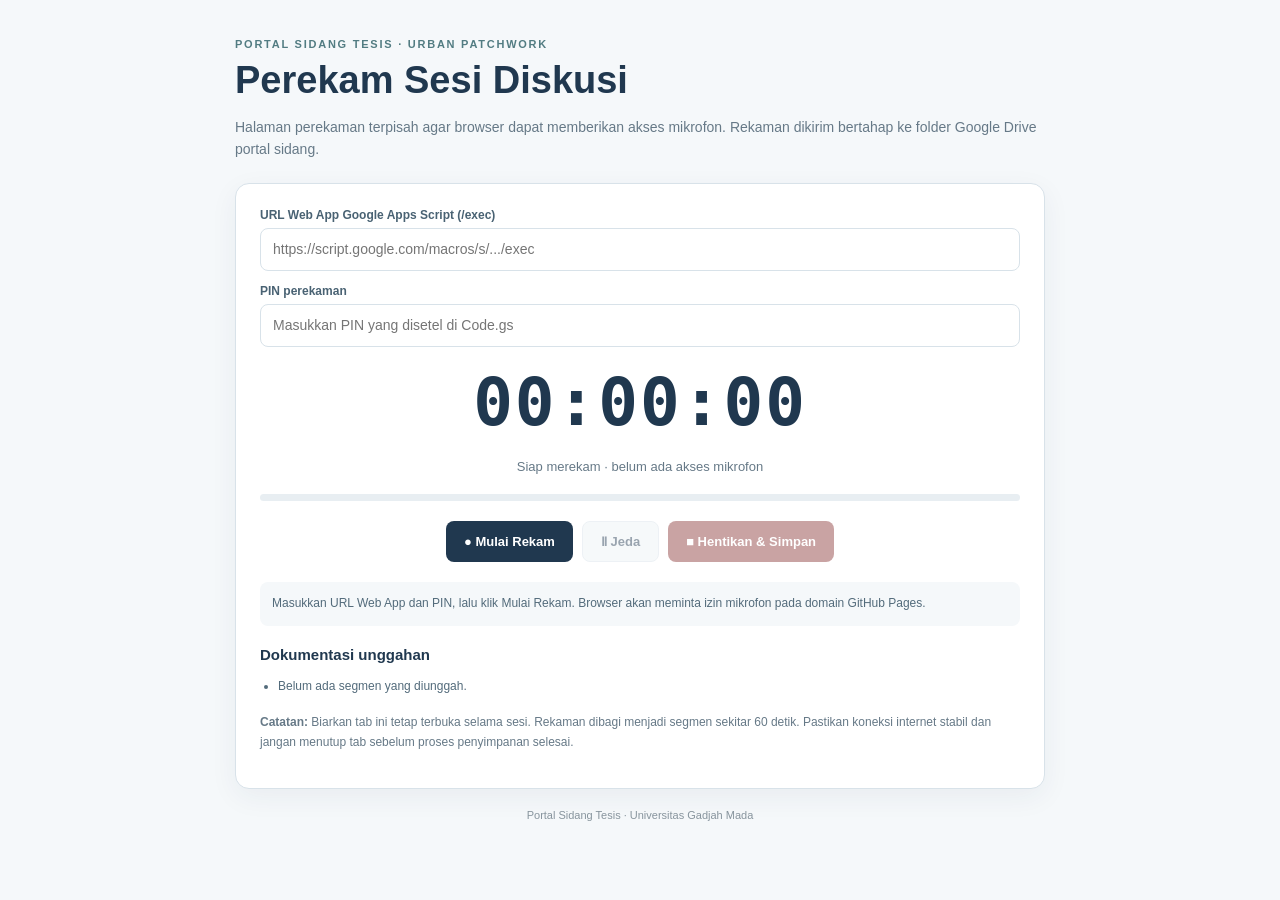
<file: index.html>
<!doctype html>
<html lang="id">
<head>
<meta charset="utf-8">
<meta name="viewport" content="width=device-width,initial-scale=1">
<title>Perekam Diskusi — Portal Sidang Tesis</title>
<meta name="theme-color" content="#20384f">
<style>
:root{--navy:#20384f;--blue:#24577a;--teal:#527c82;--ink:#20384f;--muted:#667987;--line:#d8e2e9;--bg:#f5f8fa;--white:#fff}
*{box-sizing:border-box}body{margin:0;background:var(--bg);color:var(--ink);font-family:Arial,Helvetica,sans-serif}
main{max-width:850px;margin:38px auto;padding:0 20px}
header{margin-bottom:22px} .eyebrow{font-size:11px;letter-spacing:.16em;font-weight:800;color:var(--teal);text-transform:uppercase}
h1{font-size:clamp(27px,4vw,38px);margin:9px 0;color:var(--navy)}
.lead{color:var(--muted);line-height:1.6;font-size:14px}
.card{background:#fff;border:1px solid var(--line);border-radius:14px;padding:24px;box-shadow:0 8px 28px rgba(32,56,79,.06)}
.config{display:grid;grid-template-columns:1fr;gap:13px;margin-bottom:18px}
label{display:block;font-size:12px;font-weight:700;color:#496273;margin-bottom:6px}
input{width:100%;height:43px;border:1px solid var(--line);border-radius:8px;padding:0 12px;font:14px Arial;color:var(--ink);background:#fff}
.timer{font:700 clamp(42px,9vw,66px)/1.1 ui-monospace,Consolas,monospace;letter-spacing:.03em;text-align:center;margin:20px 0;color:var(--navy);font-variant-numeric:tabular-nums}
.state{text-align:center;color:var(--muted);font-size:13px;min-height:20px}
.actions{display:flex;justify-content:center;gap:9px;flex-wrap:wrap;margin:20px 0}
button,.button{border:0;border-radius:8px;padding:12px 18px;font-weight:700;cursor:pointer;font-size:13px;text-decoration:none;display:inline-flex;align-items:center;justify-content:center}
.primary{background:var(--navy);color:#fff}.secondary{background:#edf3f6;color:var(--navy);border:1px solid var(--line)}.danger{background:#8a3434;color:#fff}button:disabled{opacity:.45;cursor:not-allowed}
.progress{height:7px;background:#e8eef2;border-radius:10px;overflow:hidden;margin:15px 0}.progress span{display:block;width:0;height:100%;background:var(--teal)}
.note{font-size:12px;color:var(--muted);line-height:1.6;margin-top:16px}
.statusbox{margin-top:15px;background:#f5f8fa;border-radius:8px;padding:12px;font-size:12px;color:#536b7b;line-height:1.6;min-height:44px}
.parts{margin-top:20px}.parts h2{font-size:15px}.parts ul{padding-left:18px;font-size:12px;color:#536b7b;line-height:1.8}
footer{text-align:center;color:#87949d;font-size:11px;margin:20px 0}
@media(max-width:560px){main{margin:20px auto;padding:0 12px}.card{padding:17px}}
</style>
</head>
<body>
<main>
<header>
<div class="eyebrow">Portal Sidang Tesis · Urban Patchwork</div>
<h1>Perekam Sesi Diskusi</h1>
<p class="lead">Halaman perekaman terpisah agar browser dapat memberikan akses mikrofon. Rekaman dikirim bertahap ke folder Google Drive portal sidang.</p>
</header>
<section class="card">
<div class="config">
<div><label for="endpoint">URL Web App Google Apps Script (/exec)</label><input id="endpoint" type="url" placeholder="https://script.google.com/macros/s/.../exec"></div>
<div><label for="pin">PIN perekaman</label><input id="pin" type="password" autocomplete="off" placeholder="Masukkan PIN yang disetel di Code.gs"></div>
</div>
<div class="timer" id="clock">00:00:00</div>
<div class="state" id="state">Siap merekam · belum ada akses mikrofon</div>
<div class="progress"><span id="progress"></span></div>
<div class="actions">
<button class="primary" id="start">● Mulai Rekam</button>
<button class="secondary" id="pause" disabled>Ⅱ Jeda</button>
<button class="danger" id="stop" disabled>■ Hentikan & Simpan</button>
</div>
<div class="statusbox" id="status">Masukkan URL Web App dan PIN, lalu klik Mulai Rekam. Browser akan meminta izin mikrofon pada domain GitHub Pages.</div>
<div class="parts"><h2>Dokumentasi unggahan</h2><ul id="parts"><li>Belum ada segmen yang diunggah.</li></ul></div>
<p class="note"><b>Catatan:</b> Biarkan tab ini tetap terbuka selama sesi. Rekaman dibagi menjadi segmen sekitar 60 detik. Pastikan koneksi internet stabil dan jangan menutup tab sebelum proses penyimpanan selesai.</p>
</section>
<footer>Portal Sidang Tesis · Universitas Gadjah Mada</footer>
</main>
<script>
const $=id=>document.getElementById(id);
let media=null,recorder=null,segmentChunks=[],segmentTimer=null,elapsedTimer=null,startTime=0,elapsedBeforePause=0;
let sessionId='',partNo=0,parts=[],active=false,paused=false,uploadCount=0,finalizing=false,stopRequested=false;
const SEGMENT_MS=60000;
const endpointInput=$('endpoint'),pinInput=$('pin');
endpointInput.value=localStorage.getItem('up_rec_endpoint')||'';
function fmt(ms){let t=Math.floor(ms/1000);return [Math.floor(t/3600),Math.floor(t%3600/60),t%60].map(v=>String(v).padStart(2,'0')).join(':')}
function say(msg){$('status').textContent=msg}
function setState(msg){$('state').textContent=msg}
function getElapsed(){return elapsedBeforePause+(active&&!paused?Date.now()-startTime:0)}
function draw(){ $('clock').textContent=fmt(getElapsed()); $('progress').style.width=(getElapsed()%3600000)/3600000*100+'%'; }
function safeSession(){return sessionId.replace(/[^A-Za-z0-9_-]/g,'_')}
function jsonpStatus(part){
 return new Promise((resolve,reject)=>{
   const cb='upcb_'+Math.random().toString(36).slice(2);
   const script=document.createElement('script');
   const timer=setTimeout(()=>{cleanup();reject(new Error('Server belum memberi konfirmasi. Periksa koneksi atau deployment Apps Script.'))},25000);
   function cleanup(){clearTimeout(timer);delete window[cb];script.remove()}
   window[cb]=data=>{cleanup();resolve(data)};
   script.onerror=()=>{cleanup();reject(new Error('Tidak dapat membaca status dari Apps Script.'))};
   script.src=endpointInput.value.trim()+'?action=recordStatus&sessionId='+encodeURIComponent(safeSession())+'&partNumber='+encodeURIComponent(part)+'&callback='+cb+'&_='+Date.now();
   document.body.appendChild(script);
 });
}
async function postPayload(payload,part){
 const url=endpointInput.value.trim();
 await fetch(url,{method:'POST',mode:'no-cors',redirect:'follow',headers:{'Content-Type':'text/plain;charset=UTF-8'},body:JSON.stringify(payload)});
 for(let i=0;i<30;i++){
   await new Promise(r=>setTimeout(r,1500));
   const result=await jsonpStatus(part);
   if(result.state==='done')return result;
   if(result.state==='error')throw new Error(result.message||'Unggahan ditolak server.');
 }
 throw new Error('Waktu tunggu unggahan habis.');
}
async function uploadBlob(blob,number){
 uploadCount++;
 try{
   const base64=await new Promise((resolve,reject)=>{
     const reader=new FileReader();reader.onload=()=>resolve(String(reader.result).split(',')[1]);reader.onerror=()=>reject(reader.error);reader.readAsDataURL(blob);
   });
   const mime=(blob.type||'audio/webm').split(';')[0];
   const result=await postPayload({action:'uploadPart',sessionId:safeSession(),partNumber:number,mimeType:mime,base64,pin:pinInput.value.trim()},number);
   parts[number-1]=result;
   renderParts();
   say('Bagian '+number+' berhasil disimpan ke Google Drive.');
 }catch(err){say('Gagal menyimpan bagian '+number+': '+err.message);console.error(err)}
 finally{uploadCount--;if(stopRequested)tryFinalize()}
}
function renderParts(){
 const ul=$('parts');ul.innerHTML='';
 if(!parts.length){ul.innerHTML='<li>Belum ada segmen yang diunggah.</li>';return}
 parts.filter(Boolean).forEach((p,i)=>{const li=document.createElement('li');const a=document.createElement('a');a.href=p.url;a.target='_blank';a.rel='noopener';a.textContent=p.name||('Bagian '+(i+1));li.appendChild(a);ul.appendChild(li)});
}
function startSegment(){
 if(!active||paused||!media)return;
 segmentChunks=[];
 const types=['audio/webm;codecs=opus','audio/webm','audio/mp4'];
 const mime=types.find(t=>MediaRecorder.isTypeSupported(t))||'';
 try{recorder=new MediaRecorder(media,mime?{mimeType:mime,audioBitsPerSecond:64000}:{audioBitsPerSecond:64000})}
 catch(e){say('MediaRecorder gagal dibuat: '+e.message);stopRecording();return}
 recorder.ondataavailable=e=>{if(e.data&&e.data.size)segmentChunks.push(e.data)};
 recorder.onstop=()=>{
   const blob=new Blob(segmentChunks,{type:recorder.mimeType||'audio/webm'});
   if(blob.size){partNo++;uploadBlob(blob,partNo)}
   if(active&&!paused)startSegment();
   else if(stopRequested)tryFinalize();
 };
 recorder.start(1000);
 clearTimeout(segmentTimer);
 segmentTimer=setTimeout(()=>{if(recorder&&recorder.state!=='inactive')recorder.stop()},SEGMENT_MS);
}
async function startRecording(){
 if(active)return;
 const url=endpointInput.value.trim(),pin=pinInput.value.trim();
 if(!/^https:\/\/script\.google\.com\/macros\/s\/[^/]+\/exec/.test(url)){say('Masukkan URL Web App Apps Script yang valid dan berakhiran /exec.');return}
 if(!pin){say('PIN perekaman wajib diisi.');return}
 if(!navigator.mediaDevices?.getUserMedia){say('Browser tidak menyediakan akses mikrofon. Pastikan halaman GitHub Pages dibuka melalui HTTPS.');return}
 endpointInput.disabled=true;pinInput.disabled=true;$('start').disabled=true;
 try{
   media=await navigator.mediaDevices.getUserMedia({audio:true});
   sessionId='Diskusi_'+new Date().toISOString().replace(/[:.]/g,'-');
   active=true;paused=false;stopRequested=false;finalizing=false;parts=[];partNo=0;elapsedBeforePause=0;startTime=Date.now();
   localStorage.setItem('up_rec_endpoint',url);
   setState('MEREKAM · mikrofon aktif');say('Mikrofon berhasil diakses. Rekaman sedang berlangsung.');
   $('pause').disabled=false;$('stop').disabled=false;
   elapsedTimer=setInterval(draw,250);startSegment();
 }catch(err){
   endpointInput.disabled=false;pinInput.disabled=false;$('start').disabled=false;
   setState('Mikrofon tidak tersedia');
   say('Akses mikrofon gagal ('+(err.name||'Error')+'): '+err.message+'. Periksa izin situs GitHub Pages dan izin mikrofon sistem operasi.');
 }
}
function pauseRecording(){
 if(!active||paused)return;
 paused=true;elapsedBeforePause+=Date.now()-startTime;clearTimeout(segmentTimer);
 if(recorder&&recorder.state!=='inactive')recorder.stop();
 $('pause').textContent='▶ Lanjutkan';setState('DIJEDA');say('Perekaman dijeda. Klik Lanjutkan untuk meneruskan sesi yang sama.');draw();
}
function resumeRecording(){
 if(!active||!paused)return;
 paused=false;startTime=Date.now();$('pause').textContent='Ⅱ Jeda';setState('MEREKAM · mikrofon aktif');startSegment();
}
function stopRecording(){
 if(!active)return;
 if(!paused)elapsedBeforePause+=Date.now()-startTime;
 active=false;paused=false;stopRequested=true;clearTimeout(segmentTimer);clearInterval(elapsedTimer);
 $('pause').disabled=true;$('stop').disabled=true;
 if(recorder&&recorder.state!=='inactive')recorder.stop();
 else tryFinalize();
 if(media){media.getTracks().forEach(t=>t.stop());media=null}
 setState('MENYIMPAN REKAMAN');say('Perekaman dihentikan. Menunggu seluruh segmen selesai diunggah…');
}
async function tryFinalize(){
 if(!stopRequested||uploadCount>0||finalizing)return;
 finalizing=true;
 try{
   const payload={sessionId:safeSession(),startedAt:new Date(Date.now()-getElapsed()).toISOString(),endedAt:new Date().toISOString(),duration:fmt(getElapsed()),parts:parts.filter(Boolean),errors:[]};
   const result=await postPayload({action:'finalize',sessionId:safeSession(),partNumber:'final',session:payload,pin:pinInput.value.trim()},'final');
   setState('SELESAI · manifest tersimpan');
   say('Sesi selesai. Manifest berhasil dibuat di Google Drive: '+(result.name||'Manifest sesi'));
   const li=document.createElement('li');const a=document.createElement('a');a.href=result.url;a.target='_blank';a.rel='noopener';a.textContent='Buka '+result.name;li.appendChild(a);$('parts').appendChild(li);
 }catch(err){setState('SELESAI · perlu pemeriksaan');say('Segmen tersimpan, tetapi manifest gagal: '+err.message)}
 finally{
   active=false;stopRequested=false;finalizing=false;endpointInput.disabled=false;pinInput.disabled=false;$('start').disabled=false;
   $('pause').textContent='Ⅱ Jeda';draw();
 }
}
$('start').addEventListener('click',startRecording);
$('pause').addEventListener('click',()=>paused?resumeRecording():pauseRecording());
$('stop').addEventListener('click',stopRecording);
</script>
</body>
</html>
</file>
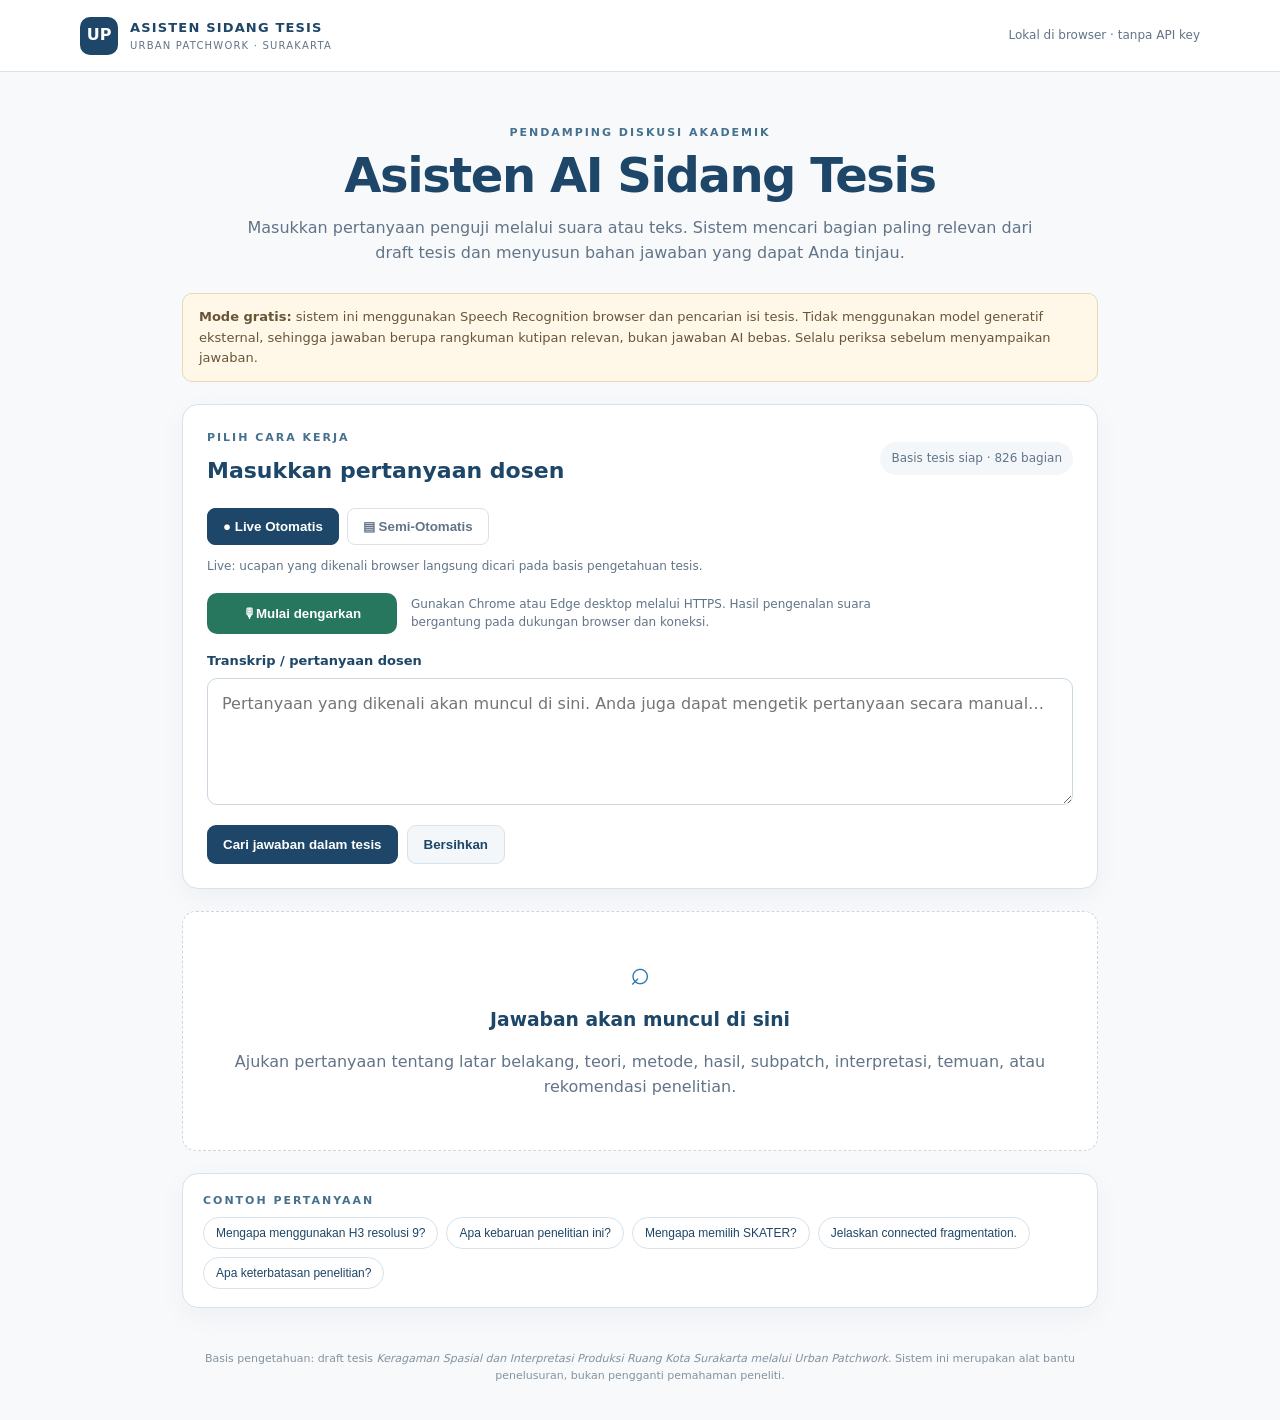
<file: asisten-ai/index.html>
<!doctype html>
<html lang="id">
<head>
<meta charset="utf-8"><meta name="viewport" content="width=device-width,initial-scale=1">
<meta name="theme-color" content="#1d4668"><title>Asisten Sidang Tesis · Urban Patchwork</title>
<link rel="stylesheet" href="style.css">
</head>
<body>
<header class="top"><div class="brand"><div class="mark">UP</div><div><b>ASISTEN SIDANG TESIS</b><small>URBAN PATCHWORK · SURAKARTA</small></div></div><span class="privacy">Lokal di browser · tanpa API key</span></header>
<main class="wrap">
<section class="intro"><p class="eyebrow">PENDAMPING DISKUSI AKADEMIK</p><h1>Asisten AI Sidang Tesis</h1><p class="sub">Masukkan pertanyaan penguji melalui suara atau teks. Sistem mencari bagian paling relevan dari draft tesis dan menyusun bahan jawaban yang dapat Anda tinjau.</p></section>
<section class="notice"><b>Mode gratis:</b> sistem ini menggunakan Speech Recognition browser dan pencarian isi tesis. Tidak menggunakan model generatif eksternal, sehingga jawaban berupa rangkuman kutipan relevan, bukan jawaban AI bebas. Selalu periksa sebelum menyampaikan jawaban.</section>
<section class="panel">
 <div class="panel-head"><div><p class="eyebrow">PILIH CARA KERJA</p><h2>Masukkan pertanyaan dosen</h2></div><span id="micState" class="state">Mikrofon belum aktif</span></div>
 <div class="modes"><button class="mode active" id="liveMode">● Live Otomatis</button><button class="mode" id="manualMode">▤ Semi-Otomatis</button></div>
 <p class="hint" id="modeHint">Live: ucapan yang dikenali browser langsung dicari pada basis pengetahuan tesis.</p>
 <div class="microw"><button class="mic" id="micBtn"><span id="micIcon">🎙</span><span id="micLabel">Mulai dengarkan</span></button><span class="mic-help">Gunakan Chrome atau Edge desktop melalui HTTPS. Hasil pengenalan suara bergantung pada dukungan browser dan koneksi.</span></div>
 <label for="question">Transkrip / pertanyaan dosen</label><textarea id="question" rows="4" placeholder="Pertanyaan yang dikenali akan muncul di sini. Anda juga dapat mengetik pertanyaan secara manual…"></textarea>
 <div class="actions"><button class="primary" id="answerBtn">Cari jawaban dalam tesis</button><button class="secondary" id="clearBtn">Bersihkan</button></div>
</section>
<section class="results" id="results" aria-live="polite"><div class="empty"><div class="empty-icon">⌕</div><h3>Jawaban akan muncul di sini</h3><p>Ajukan pertanyaan tentang latar belakang, teori, metode, hasil, subpatch, interpretasi, temuan, atau rekomendasi penelitian.</p></div></section>
<section class="panel examples"><p class="eyebrow">CONTOH PERTANYAAN</p><div class="chips"><button> Mengapa menggunakan H3 resolusi 9?</button><button>Apa kebaruan penelitian ini?</button><button>Mengapa memilih SKATER?</button><button>Jelaskan connected fragmentation.</button><button>Apa keterbatasan penelitian?</button></div></section>
<footer>Basis pengetahuan: draft tesis <i>Keragaman Spasial dan Interpretasi Produksi Ruang Kota Surakarta melalui Urban Patchwork</i>. Sistem ini merupakan alat bantu penelusuran, bukan pengganti pemahaman peneliti.</footer>
</main>
<script src="app.js"></script>
</body></html>
</file>
<file: asisten-ai/style.css>
:root{--navy:#1d4668;--blue:#2e79ad;--ink:#24384b;--muted:#627487;--line:#d8e2e9;--pale:#f3f7fa;--gold:#c59a52;--green:#26775e}*{box-sizing:border-box}body{margin:0;background:#f7f9fb;color:var(--ink);font:16px/1.55 Inter,system-ui,-apple-system,"Segoe UI",sans-serif}.top{height:72px;background:#fff;border-bottom:1px solid var(--line);display:flex;align-items:center;justify-content:space-between;padding:0 max(24px,calc((100% - 1120px)/2));position:sticky;top:0;z-index:5}.brand{display:flex;align-items:center;gap:12px;color:var(--navy)}.mark{width:38px;height:38px;border-radius:10px;background:var(--navy);color:#fff;display:grid;place-items:center;font-weight:800}.brand b{display:block;font-size:13px;letter-spacing:.09em}.brand small{display:block;color:var(--muted);font-size:10px;letter-spacing:.12em}.privacy{font-size:12px;color:var(--muted)}.wrap{max-width:960px;margin:0 auto;padding:52px 22px 36px}.intro{text-align:center;margin:0 auto 28px;max-width:790px}.eyebrow{font-size:11px;letter-spacing:.18em;font-weight:800;color:#46718e;margin:0 0 8px}.intro h1{font-size:clamp(32px,5vw,48px);line-height:1.1;color:var(--navy);margin:0 0 14px;letter-spacing:-.03em}.sub{color:var(--muted);font-size:16px;margin:0}.notice{background:#fff8e9;border:1px solid #ead8b4;border-radius:10px;padding:13px 16px;font-size:13px;color:#685538;margin:0 0 22px}.panel{background:#fff;border:1px solid var(--line);border-radius:16px;padding:24px;box-shadow:0 8px 28px rgba(25,54,77,.045);margin-bottom:22px}.panel-head{display:flex;justify-content:space-between;align-items:center;gap:16px}.panel h2{font-size:22px;color:var(--navy);margin:0}.state{font-size:12px;color:var(--muted);background:var(--pale);padding:7px 11px;border-radius:30px}.modes{display:flex;gap:8px;margin:20px 0 10px}.mode{border:1px solid var(--line);border-radius:8px;background:#fff;padding:10px 15px;color:var(--muted);font-weight:700;cursor:pointer}.mode.active{background:var(--navy);border-color:var(--navy);color:#fff}.hint,.mic-help{font-size:12px;color:var(--muted)}.microw{display:flex;align-items:center;gap:14px;margin:17px 0}.mic{border:0;border-radius:10px;background:var(--green);color:#fff;padding:13px 18px;font-weight:750;cursor:pointer;min-width:190px}.mic.listening{background:#a33d3d}.mic-help{max-width:520px}label{display:block;font-size:13px;font-weight:750;color:var(--navy);margin:14px 0 7px}textarea{width:100%;resize:vertical;border:1px solid #cbd8e1;border-radius:10px;padding:13px 14px;font:inherit;color:var(--ink);outline:none;min-height:105px}textarea:focus{border-color:var(--blue);box-shadow:0 0 0 3px #2e79ad18}.actions{display:flex;gap:9px;margin-top:12px}.primary,.secondary{border:0;border-radius:9px;padding:11px 16px;font-weight:750;cursor:pointer}.primary{background:var(--navy);color:#fff}.secondary{background:var(--pale);color:var(--navy);border:1px solid var(--line)}.results{margin:22px 0}.empty{background:#fff;border:1px dashed #cbd8e1;border-radius:14px;text-align:center;padding:34px 18px;color:var(--muted)}.empty-icon{font-size:34px;color:var(--blue)}.empty h3{margin:7px 0;color:var(--navy)}.answer-card{background:#fff;border:1px solid var(--line);border-radius:14px;padding:22px;margin-bottom:14px}.answer-card h3{margin:0 0 12px;color:var(--navy);font-size:19px}.answer-text{white-space:pre-wrap;color:#33485b}.result-meta{font-size:11px;letter-spacing:.1em;color:#638098;font-weight:800;margin-bottom:8px}.source{border-top:1px solid #e8eef2;padding-top:13px;margin-top:14px}.source h4{margin:0 0 6px;font-size:13px;color:var(--navy)}.source p{margin:0;color:#526679;font-size:13px}.score{font-size:11px;color:#788b9b;margin-top:6px}.chips{display:flex;flex-wrap:wrap;gap:8px}.chips button{border:1px solid var(--line);background:#fff;color:var(--navy);border-radius:30px;padding:8px 12px;font-size:12px;cursor:pointer}.examples{padding:18px 20px}footer{text-align:center;color:#8493a0;font-size:11px;padding:20px 0 0}@media(max-width:600px){.top{padding:0 15px}.privacy{display:none}.wrap{padding:32px 14px}.panel{padding:18px}.panel-head{align-items:flex-start;flex-direction:column}.microw{align-items:flex-start;flex-direction:column}.actions{flex-wrap:wrap}.primary,.secondary{flex:1}.modes{display:grid;grid-template-columns:1fr 1fr}.intro h1{font-size:34px}}
</file>
